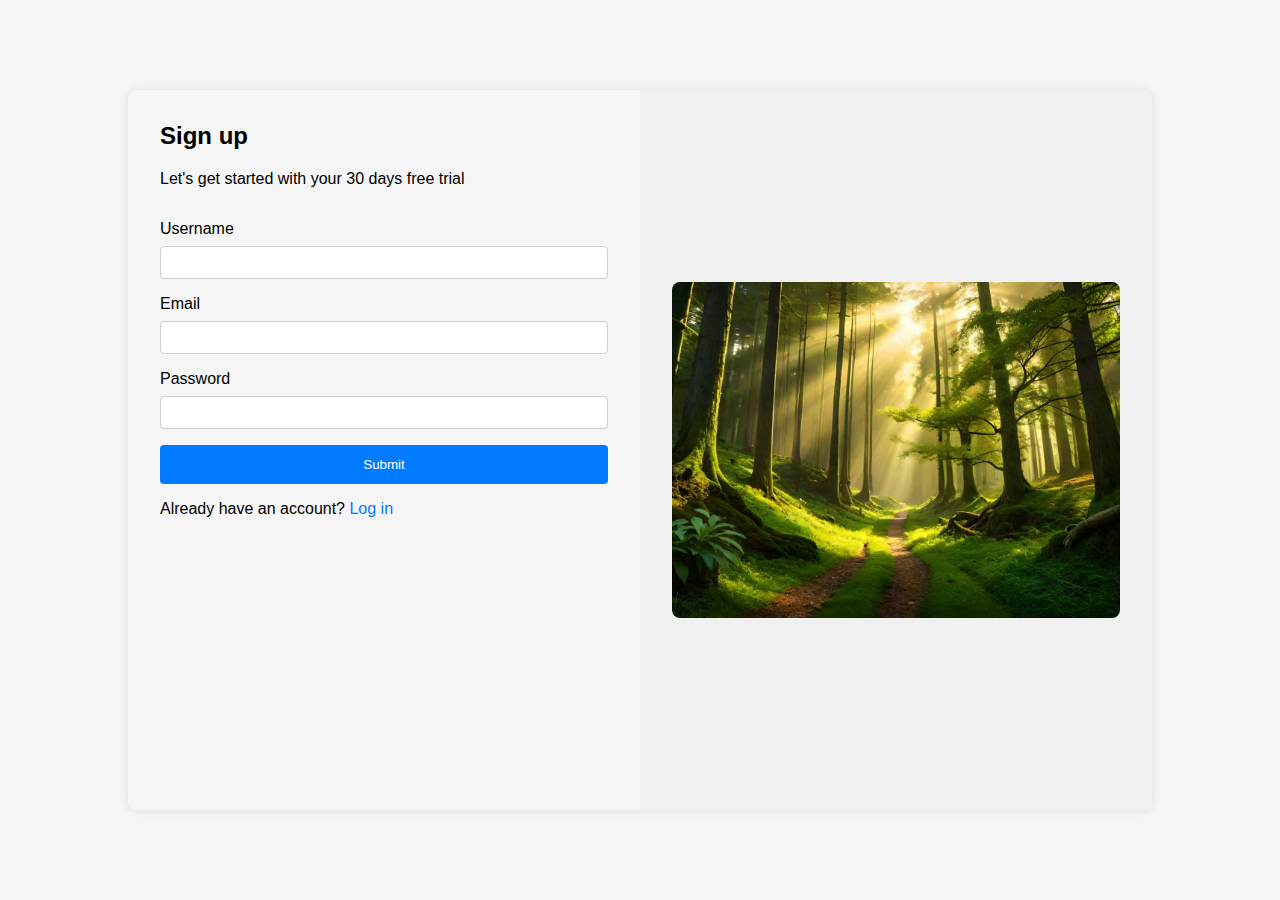
<file: FLEX BOX/index.html>
<!--http://htmlpreview.github.io/?https://github.com/Andrei439/BSCS-2H/blob/b21c8e970017f146814eacbb1eb012b1de32bda0/FLEX%20BOX/index.html-->
<!DOCTYPE html>
<html lang="en">
<head>
    <meta charset="UTF-8">
    <meta name="viewport" content="width=device-width, initial-scale=1.0">
    <title>Flex Box</title>
    <link rel="stylesheet" href="style.css">
</head>
<body>
    <div class="container">
        <div class="form-container">
            <h2>Sign up</h2>
            <p>Let's get started with your 30 days free trial</p>
            <form>
                <label for="username">Username</label>
                <input type="text" id="username" name="username" required>
                
                <label for="email">Email</label>
                <input type="email" id="email" name="email" required>
                
                <label for="password">Password</label>
                <input type="password" id="password" name="password" required>
                
                <button type="submit">Submit</button>
            </form>
            <p class="login-link">Already have an account? <a href="#">Log in</a></p>
        </div>
        <div class="image-container">
            <img src="Korembi-January-2024.jpg" alt="Sign Up Image">
        </div>
    </div>
</body>
</html>
</file>
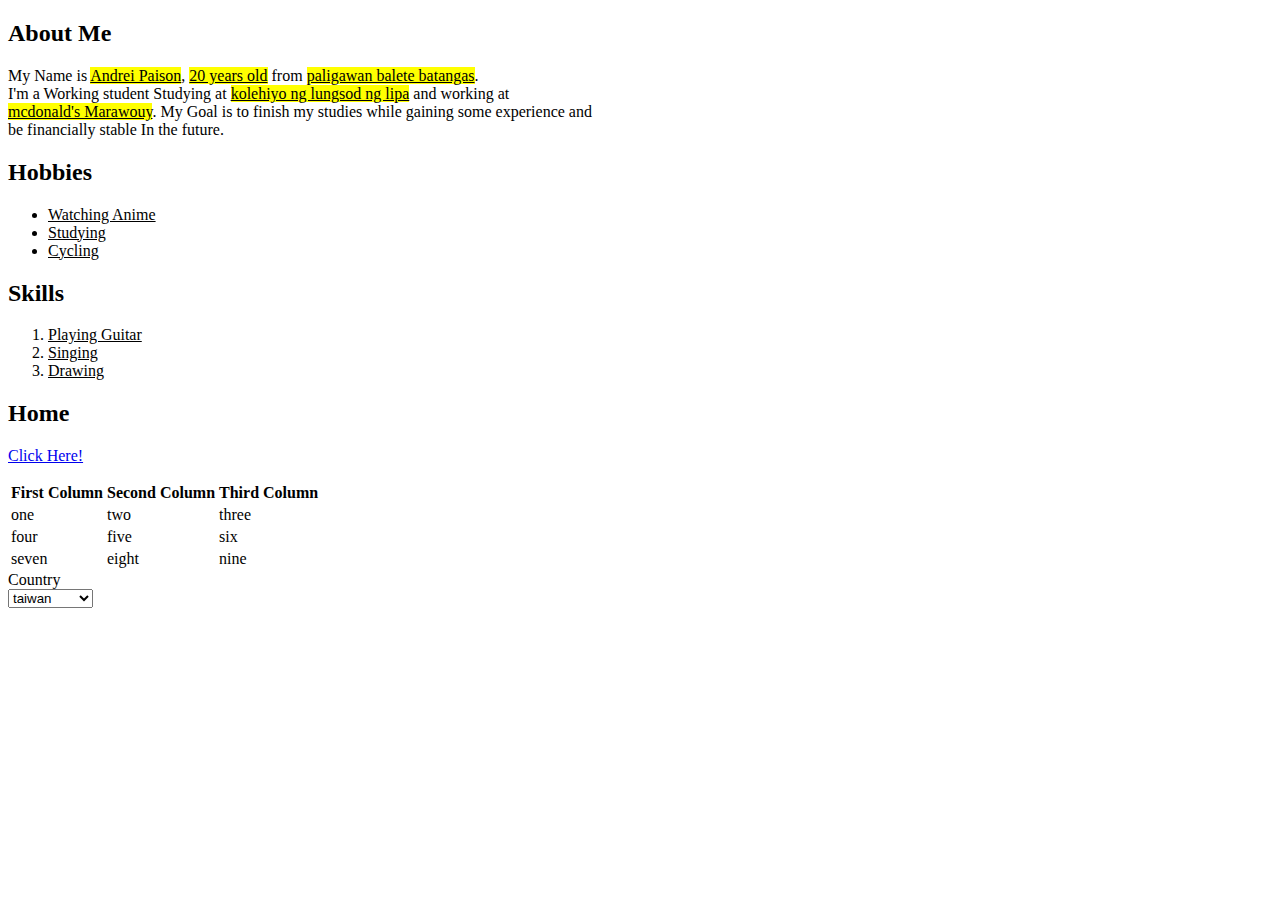
<file: HTML BASICS (ACTIVITY 1)/index.html>
<!--https://htmlpreview.github.io/?https://github.com/Andrei439/BSCS-2H/blob/52928f055f3d3408f7317f4c2b444e024bb9598d/HTML%20BASICS%20(ACTIVITY%201)/index.html-->
<!DOCTYPE html>

<html>

<body>
    <h2><b>About Me</b></h2>
    <p>
        My Name is <ins><mark>Andrei Paison</mark></ins>, <ins><mark>20 years old</mark></ins> from <ins><mark>paligawan balete batangas</mark></ins>.<br>
        I'm a  Working student Studying at <ins><mark>kolehiyo ng lungsod ng lipa</mark></ins> and working at<br> 
        <ins><mark>mcdonald's Marawouy</mark></ins>. My Goal is to finish my studies while gaining some experience and<br>
        be financially stable In the future.
    </p>
    
    <h2>Hobbies</h2>
    <ul>
       <li><ins>Watching Anime</ins></li>
       <li><ins>Studying</ins></li>
       <li><ins>Cycling</ins></li>
    </ul>

    <h2>Skills</h2>
    <ol>
        <li><ins>Playing Guitar</ins></li>
        <li><ins>Singing</ins></li>
        <li><ins>Drawing</ins></li>
    </ol>

    <h2>Home</h2>
    <a href="profile.html" target="_blank">Click Here!</a>

    <br>  

    <p></p>
    <table>
        <thead>
           <tr>
                <th> First Column  </th>
                <th>  Second Column </th>
                <th>  Third Column  </th>





          </tr> 
        </thead>
        <tbody>
             <tr>
                  <td> one </td>
                  <td> two </td>
                  <td> three </td>
             </tr>
             <tr>
                <td> four </td>
                <td> five </td>
                <td> six </td>
          </tr>
           <tr>
            <td> seven </td>
            <td> eight </td>
            <td> nine </td>
       </tr>
        </tbody>
        </table>
   <form>
     <label for="username">Country</label><br />
     <select id="country">
        <option value="india">taiwan</option>
        <option value="philippines">philippines</option>
        <option value="taiwan">italy</option>
     </br>  </br>
        







   </form>
</body>

</html>
</file>
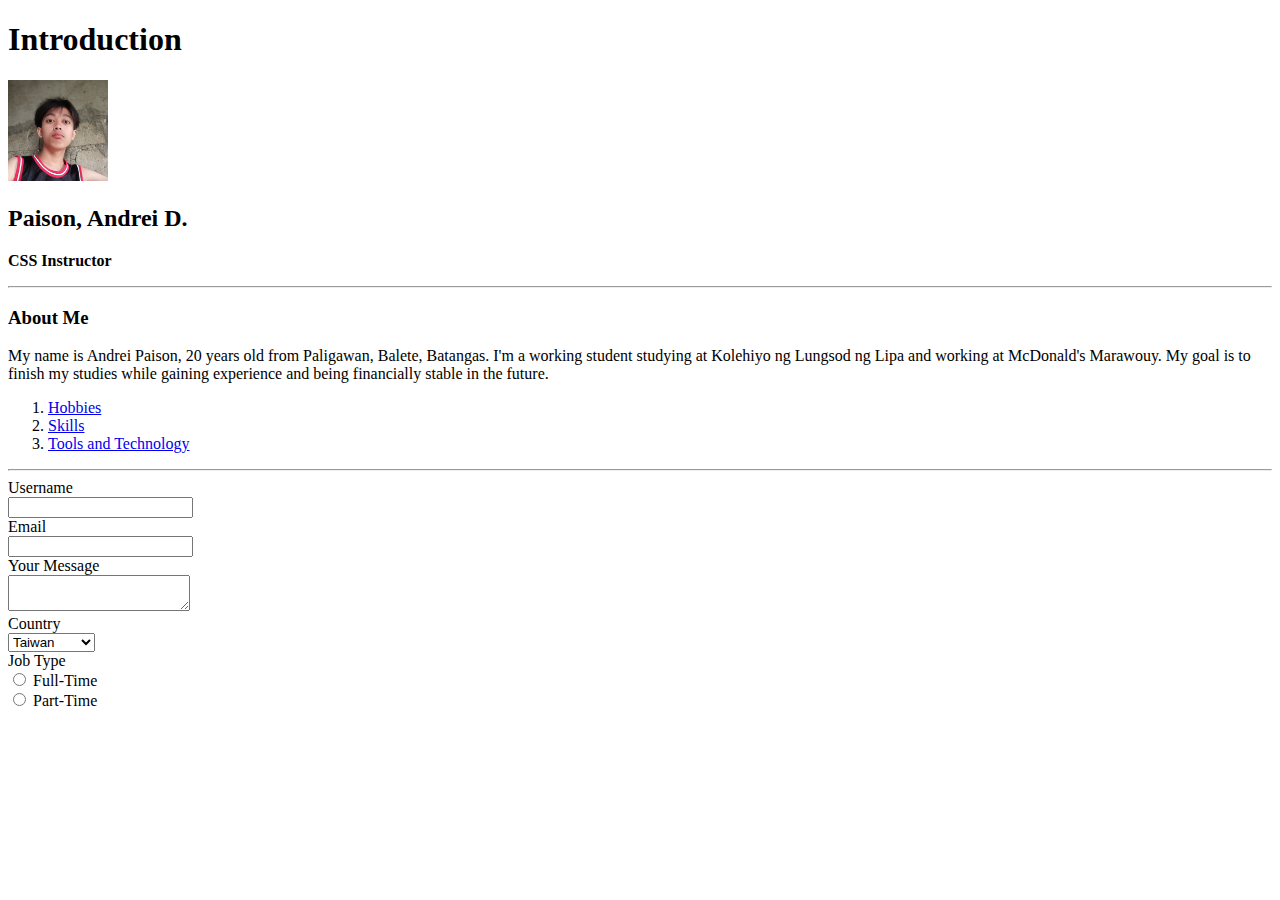
<file: HTML BASICS (ACTIVITY 2)/index.html>
<!--http://htmlpreview.github.io/?https://github.com/Andrei439/BSCS-2H/blob/2b9cf22fb27f80b3cf6a50a40e495411ae0fef2f/HTML%20BASICS%20(ACTIVITY%202)/index.html-->
<!DOCTYPE html>
<html>
<head>
    <title>My Profile</title>
</head>
<body>
    <div>
        <h1>Introduction</h1>
        <img src="IMG_20220408_074641.jpg" width="100" alt="Profile Picture"/>
        <h2>Paison, Andrei D.</h2>
        <strong><p>CSS Instructor</p></strong>
    </div>
    <hr>
    
    <div>
        <h3>About Me</h3>
        <p>My name is Andrei Paison, 20 years old from Paligawan, Balete, Batangas. I'm a working student studying at Kolehiyo ng Lungsod ng Lipa and working at McDonald's Marawouy. My goal is to finish my studies while gaining experience and being financially stable in the future.</p>
    </div>

    <div>
        <ol>
            <li><a href="Hobbies.html">Hobbies</a></li>
            <li><a href="skills.html">Skills</a></li>
            <li><a href="ToolsAndTechnology.html">Tools and Technology</a></li>
        </ol>
    </div>
    <hr>

    <div>
        <form>
            <label for="username">Username</label><br>
            <input type="text" id="username" placeholder=""/><br>
        </form>
    </div>

    <div>
        <form>
            <label for="email">Email</label><br>
            <input type="email" id="email" placeholder=""/><br>
        </form>
    </div>

    <div>
        <form>
            <label for="yourmessage">Your Message</label><br>
            <textarea id="yourmessage"></textarea>
        </form>
    </div>

    <div>
        <form>
            <label for="country">Country</label><br>
            <select id="country">
                <option value="taiwan">Taiwan</option>
                <option value="philippines">Philippines</option>
                <option value="italy">Italy</option>
            </select>
        </form>
    </div>

    <div>
        <form>
            <label for="job-type">Job Type</label><br>
            <input type="radio" id="full-time" name="job-type" value="full-time">
            <label for="full-time">Full-Time</label><br>
            <input type="radio" id="part-time" name="job-type" value="part-time">
            <label for="part-time">Part-Time</label><br><br>
        </form>
    </div>
</body>
</html>
</file>
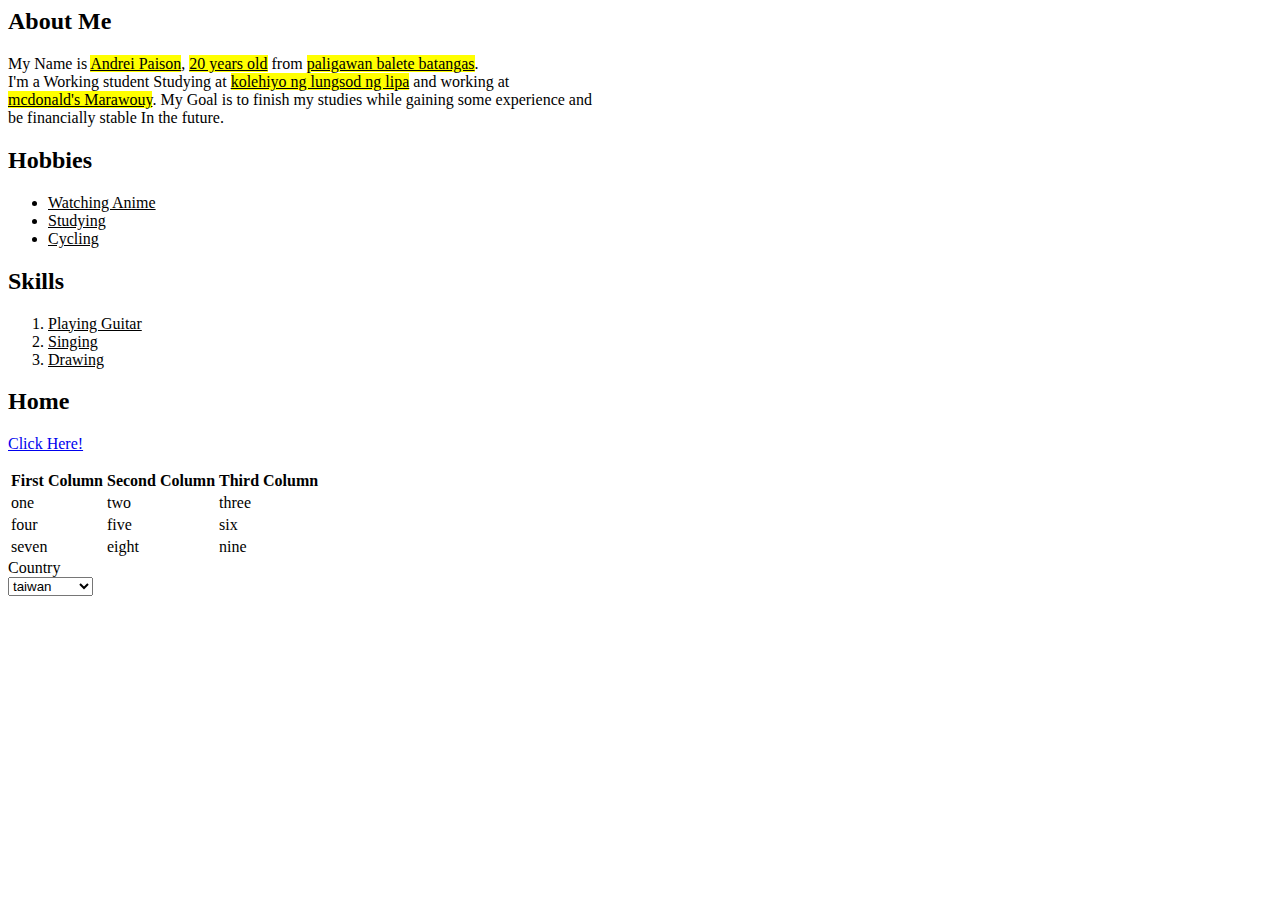
<file: HTML BASICS (ACTIVITY 1)/AboutMe.html>
<!--https://github.com/Andrei439/BSCS-2H/edit/main/HTML%20BASICS%20(ACTIVITY%201)/AboutMe.html#L1C47https://github.com/Andrei439/BSCS-2H/blob/104c4bbb3bf181556ed4865847380420e5d7b213/HTML%20BASICS%20(ACTIVITY%201)/AboutMe.html-->

<html>

<body>
    <h2><b>About Me</b></h2>
    <p>
        My Name is <ins><mark>Andrei Paison</mark></ins>, <ins><mark>20 years old</mark></ins> from <ins><mark>paligawan balete batangas</mark></ins>.<br>
        I'm a  Working student Studying at <ins><mark>kolehiyo ng lungsod ng lipa</mark></ins> and working at<br> 
        <ins><mark>mcdonald's Marawouy</mark></ins>. My Goal is to finish my studies while gaining some experience and<br>
        be financially stable In the future.
    </p>
    
    <h2>Hobbies</h2>
    <ul>
       <li><ins>Watching Anime</ins></li>
       <li><ins>Studying</ins></li>
       <li><ins>Cycling</ins></li>
    </ul>

    <h2>Skills</h2>
    <ol>
        <li><ins>Playing Guitar</ins></li>
        <li><ins>Singing</ins></li>
        <li><ins>Drawing</ins></li>
    </ol>

    <h2>Home</h2>
    <a href="profile.html" target="_blank">Click Here!</a>

    <br>  

    <p></p>
    <table>
        <thead>
           <tr>
                <th> First Column  </th>
                <th>  Second Column </th>
                <th>  Third Column  </th>





          </tr> 
        </thead>
        <tbody>
             <tr>
                  <td> one </td>
                  <td> two </td>
                  <td> three </td>
             </tr>
             <tr>
                <td> four </td>
                <td> five </td>
                <td> six </td>
          </tr>
           <tr>
            <td> seven </td>
            <td> eight </td>
            <td> nine </td>
       </tr>
        </tbody>
        </table>
   <form>
     <label for="username">Country</label><br />
     <select id="country">
        <option value="india">taiwan</option>
        <option value="philippines">philippines</option>
        <option value="taiwan">italy</option>
     </br>  </br>
        







   </form>
</body>

</html>
</file>
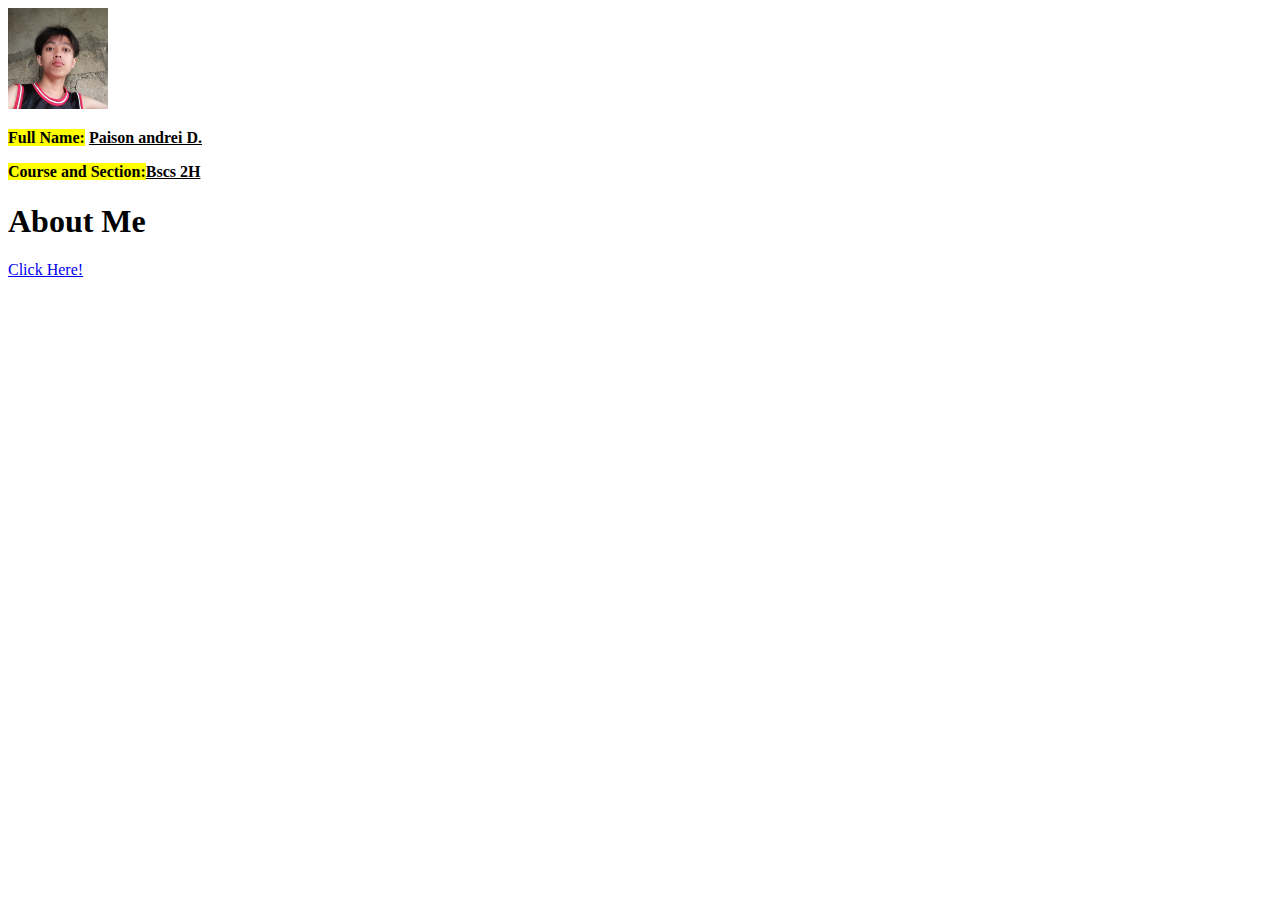
<file: HTML BASICS (ACTIVITY 1)/profile.html>
<!Doctype html>
<html>

<head> 

    <Title>
            My Profile
    </Title>

</head>


<body>

    <img src="IMG_20220408_074641.jpg" width="100" alt="error"/>

    <p><b><mark>Full Name:</mark></b> <strong><ins>Paison andrei D.</ins></strong></p>
    <p><b><mark>Course and Section:</mark></b><strong><ins>Bscs 2H</ins></strong></p>


    <h1>About Me</h1>
    <a href="AboutMe.html" target="_blank">Click Here!</a>



</body>










</html>
</file>
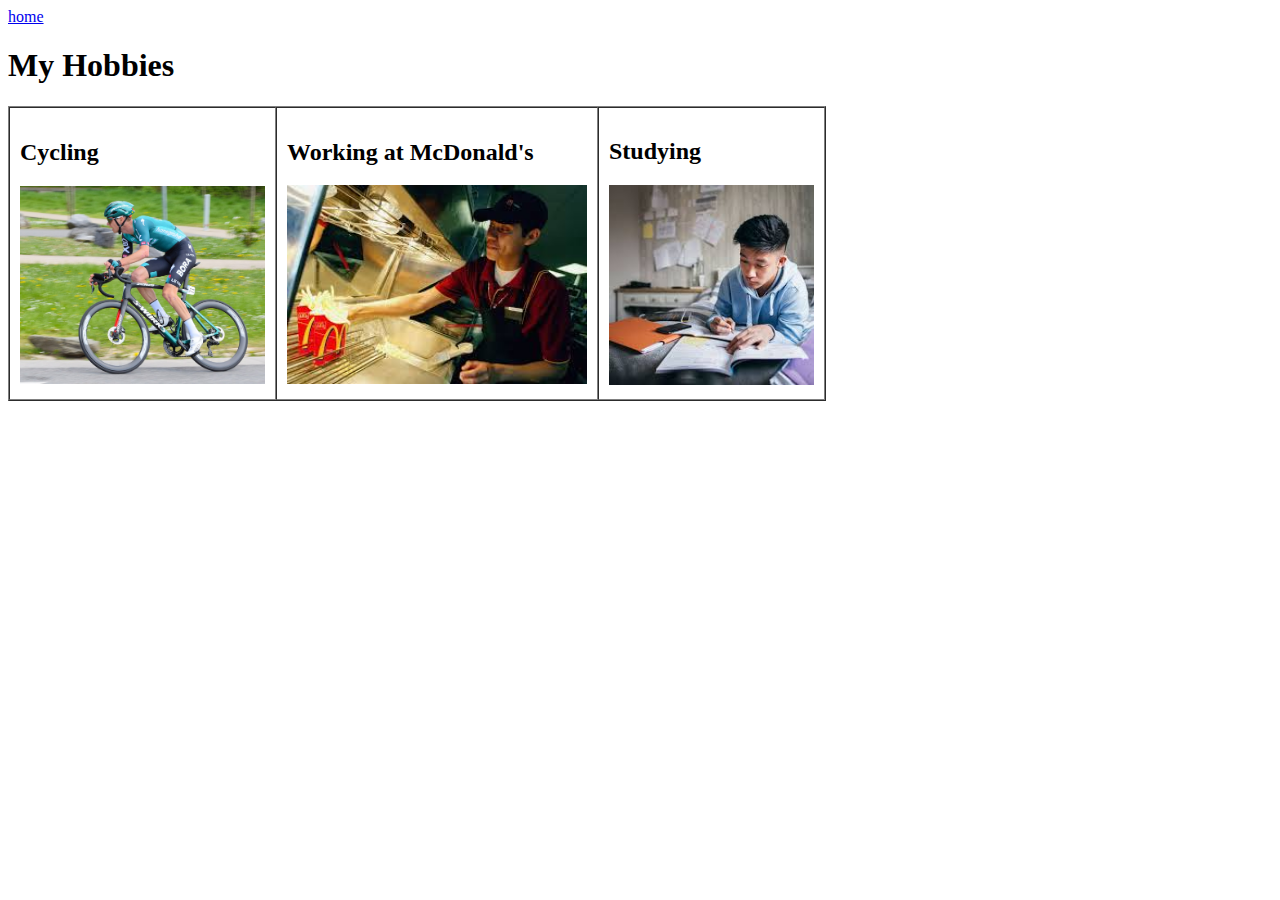
<file: HTML BASICS (ACTIVITY 2)/Hobbies.html>
<!DOCTYPE html>
<html lang="en">
<head>
    <meta charset="UTF-8">
    <meta name="viewport" content="width=device-width, initial-scale=1.0">
    <title>My Hobbies</title>
</head>

<a href="index.html">home</a>

<body>
    <h1>My Hobbies</h1>

    <table border="1" cellspacing="0" cellpadding="10">
        <tr>
            
            <td>
                <h2>Cycling</h2>
                <img src="cycling.jpg" alt="Cycling" width="245"/>
            </td>

            
            <td>
                <h2>Working at McDonald's</h2>
                <img src="mcdo.jpg" alt="Working at McDonald's" width="300"/>
            </td>

            
            <td>
                <h2>Studying</h2>
                <img src="studying.jpg" alt="Studying" width="205"/>
            </td>
        </tr>
    </table>
</body>
</html>
</file>
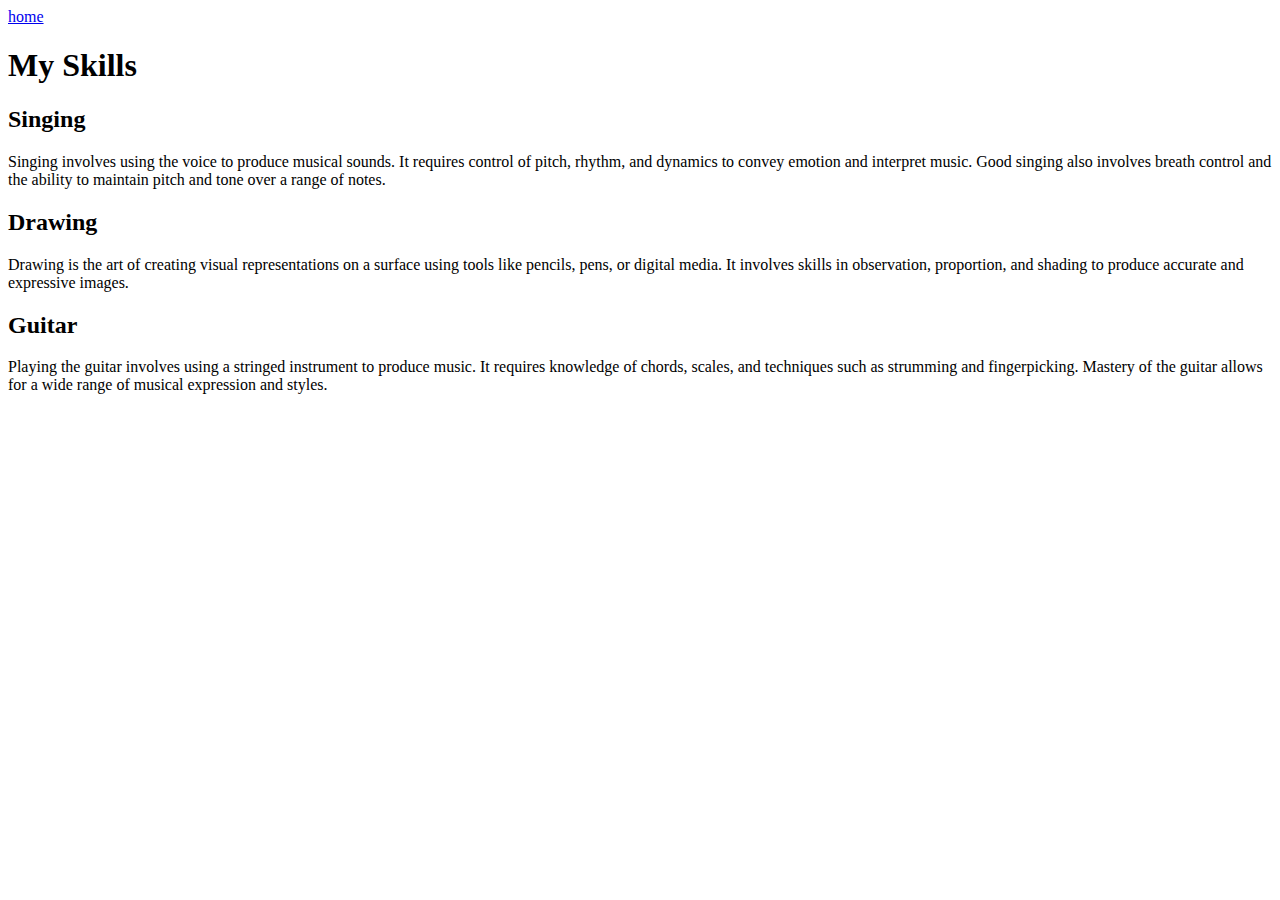
<file: HTML BASICS (ACTIVITY 2)/skills.html>
<!DOCTYPE html>
<html lang="en">
<head>
    <meta charset="UTF-8">
    <meta name="viewport" content="width=device-width, initial-scale=1.0">
    <title>My Skills</title>
</head>

<a href="index.html">home</a>
<body>
    <h1>My Skills</h1>

    <h2>Singing</h2>
    <p>Singing involves using the voice to produce musical sounds. It requires control of pitch, rhythm, and dynamics to convey emotion and interpret music. Good singing also involves breath control and the ability to maintain pitch and tone over a range of notes.</p>

    <h2>Drawing</h2>
    <p>Drawing is the art of creating visual representations on a surface using tools like pencils, pens, or digital media. It involves skills in observation, proportion, and shading to produce accurate and expressive images.</p>

    <h2>Guitar</h2>
    <p>Playing the guitar involves using a stringed instrument to produce music. It requires knowledge of chords, scales, and techniques such as strumming and fingerpicking. Mastery of the guitar allows for a wide range of musical expression and styles.</p>

</body>
</html>
</file>
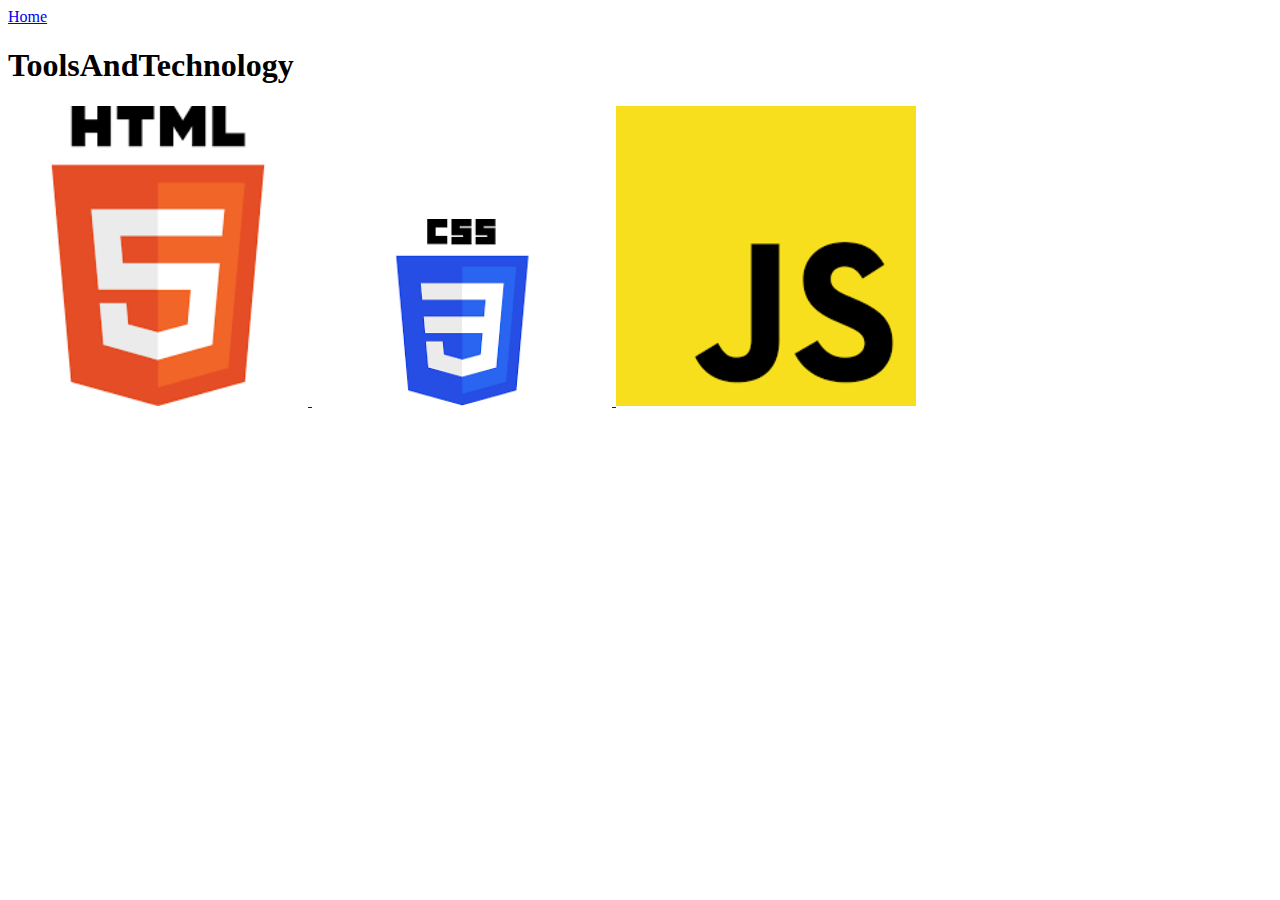
<file: HTML BASICS (ACTIVITY 2)/ToolsAndTechnology.html>
<!DOCTYPE html>
<html lang="en">
<head>
    <meta charset="UTF-8">
    <meta name="viewport" content="width=device-width, initial-scale=1.0">
    <title>ToolsAndTechnology</title>
</head>

<a href="index.html">Home</a>
<body>
    <h1>ToolsAndTechnology</h1>


    <!-- HTML Lessons -->
    <a href="https://youtu.be/HD13eq_Pmp8?si=7rlSeak9CuvB2WRO" target="_blank">
        <img src="images.png" alt="HTML Lesson" width="300"/>
    </a>

    <!-- CSS Lessons -->
    <a href="https://youtu.be/wRNinF7YQqQ?si=wx0i6FhmWLA0i-e5" target="_blank">
        <img src="download.png" alt="CSS Lesson" width="300"/>
    </a>

    <!-- JavaScript Lessons -->
    <a href="https://youtu.be/Ihy0QziLDf0?si=CBr83mkscKJVPNUC" target="_blank">
        <img src="download (1).png" alt="JavaScript Lesson" width="300"/>
    </a>
</body>
</html>
</file>
<file: FLEX BOX/style.css>
body {
    font-family: Arial, sans-serif;
    margin: 0;
    padding: 0;
    display: flex;
    justify-content: center;
    align-items: center;
    height: 100vh;
    background-color: #f5f5f5;
}

.container {
    display: flex;
    width: 80%;
    max-width: 1200px;
    height: 80%;
    border-radius: 8px;
    box-shadow: 0 0 10px rgba(0, 0, 0, 0.1);
    overflow: hidden; /* para di mag overflow image sa container */
}

.form-container, .image-container {
    flex: 1; /* taking 50% of the container */
    padding: 2rem;
}

.image-container {
    display: flex;
    justify-content: center;
    align-items: center;
    background-color: #f0f0f0;
}

.image-container img {
    max-width: 100%;
    height: auto;
    border-radius: 8px;
}

h2 {
    margin-top: 0;
}

form {
    display: flex;
    flex-direction: column;
}

label {
    margin-top: 1rem;
}

input {
    padding: 0.5rem;
    margin-top: 0.5rem;
    border: 1px solid #ccc;
    border-radius: 4px;
}

button {
    margin-top: 1rem;
    padding: 0.75rem;
    border: none;
    border-radius: 4px;
    background-color: #007bff;
    color: #fff;
    cursor: pointer;
}

button:hover {
    background-color: #0056b3;
}

.login-link {
    margin-top: 1rem;
}

.login-link a {
    color: #007bff;
    text-decoration: none;
}

.login-link a:hover {
    text-decoration: underline;
}
</file>
